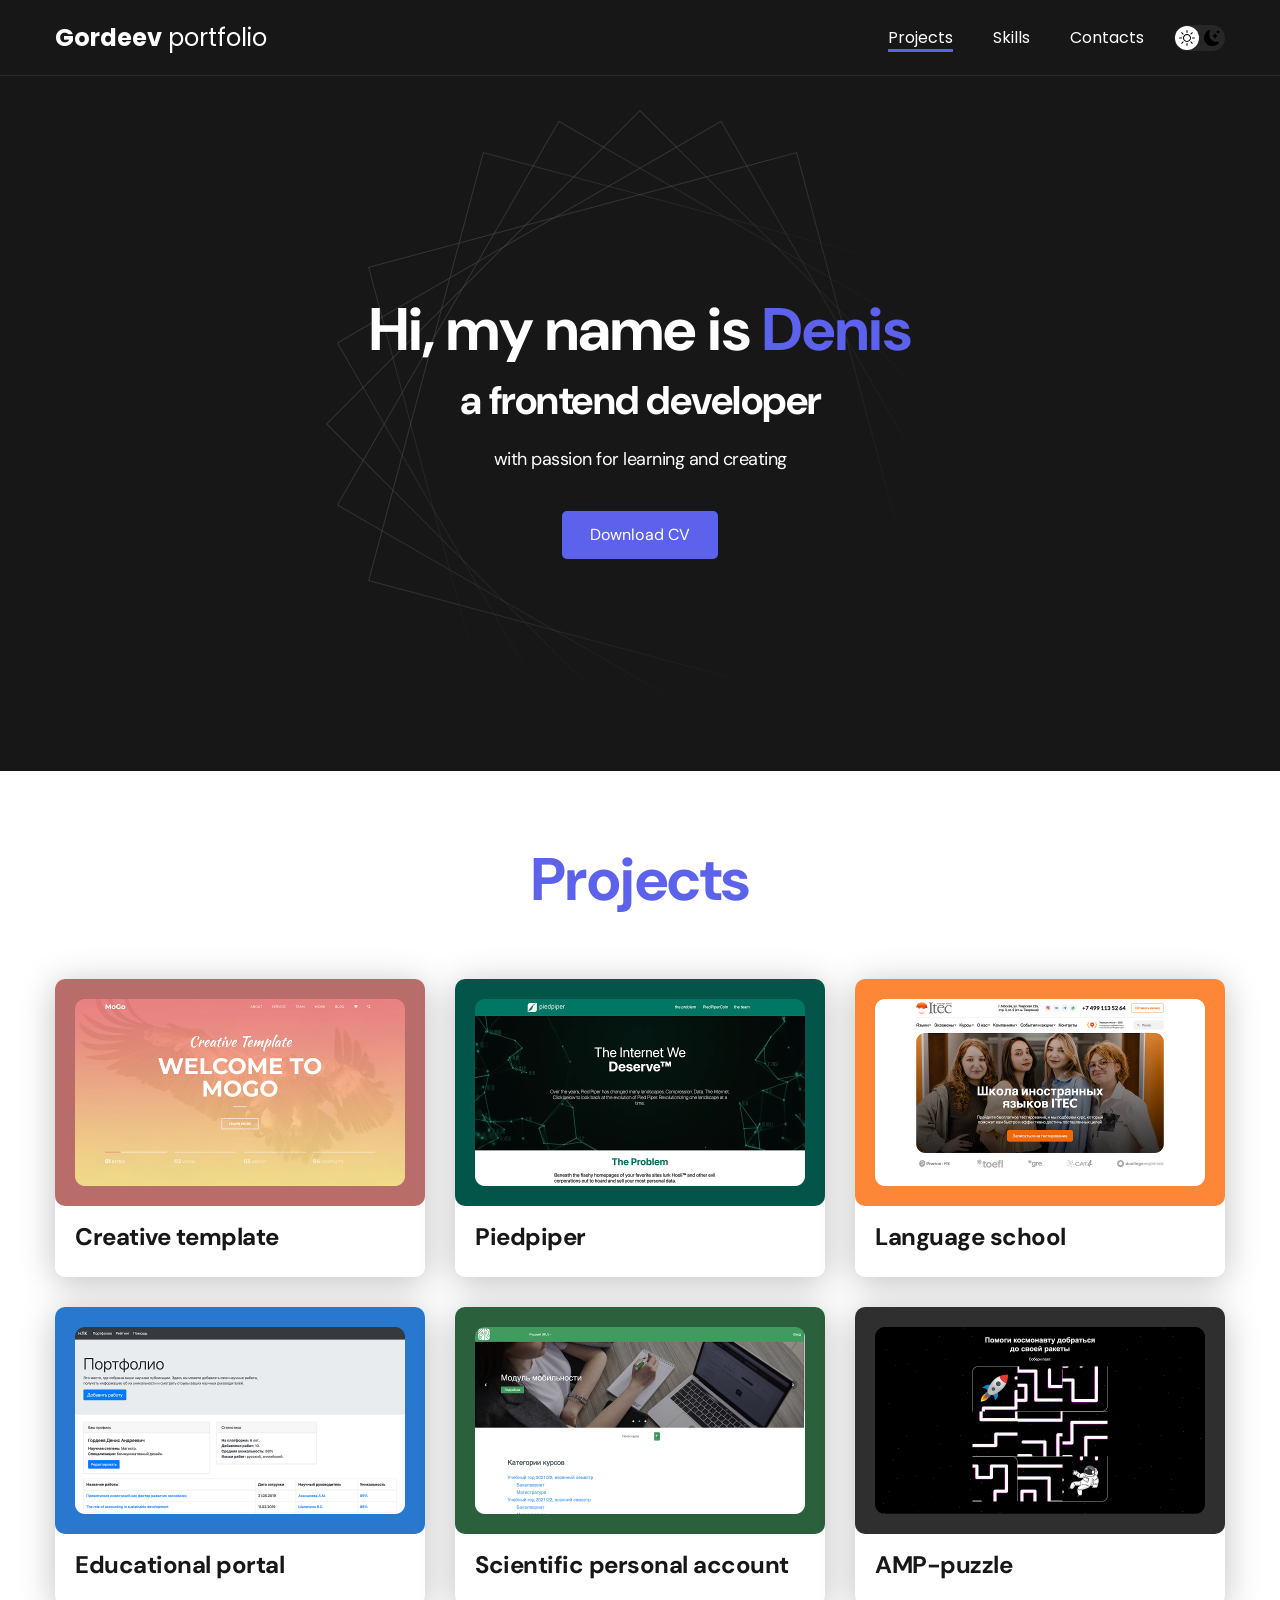
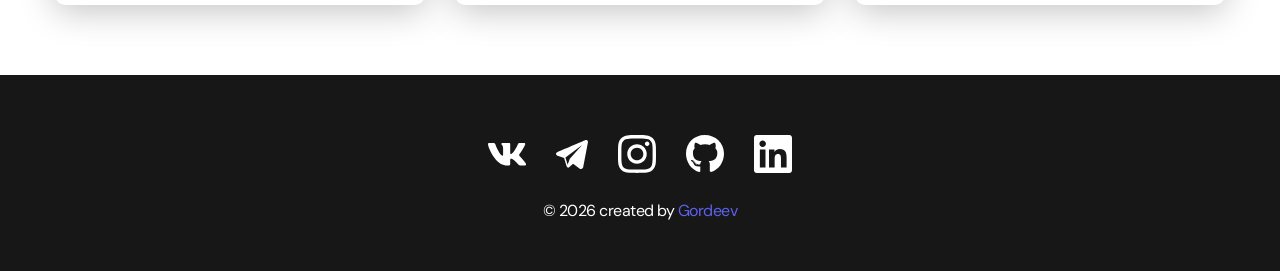
<file: index.html>
<!DOCTYPE html>
<html lang="en">
<head>
    <meta charset="UTF-8">
    <meta name="viewport" content="width=device-width, initial-scale=1.0">
    <title>Denis Gordeev Portfolio</title>
    <link rel="stylesheet" href="./css/main.css">
</head>
<body>

    <nav class="nav">
        <div class="container">
            <div class="nav-row">
                <a href="./index.html" class="logo"><strong>Gordeev</strong> portfolio</a>

                <button class="dark-mode-button">
                    <img src="./img/icons/Sun.svg" alt="Light mode" class="dark-mode-button__icon">
                    <img src="./img/icons/Moon.svg" alt="Dark mode" class="dark-mode-button__icon">
                </button>
                
                <ul class="nav-list">
                    <li class="nav-list__item"><a class="nav-list__link nav-list__link--active" href="index.html">Projects</a></li>
                    <li class="nav-list__item"><a class="nav-list__link" href="./skills.html">Skills</a></li>
                    <li class="nav-list__item"><a class="nav-list__link" href="./contacts.html">Contacts</a></li>
                </ul>
            </div>
        </div>
    </nav>

    <header class="header">
        <div class="header-content">
            <h1 class="header__title">
                <strong>Hi, my name is <span>Denis</span></strong><br>a frontend developer
            </h1>
            <div class="header__text">
                <p>with passion for learning and creating</p>
            </div>
            <a href="https://hh.ru/resume_converter/%D0%93%D0%BE%D1%80%D0%B4%D0%B5%D0%B5%D0%B2%20%D0%94%D0%B5%D0%BD%D0%B8%D1%81%20%D0%90%D0%BD%D0%B4%D1%80%D0%B5%D0%B5%D0%B2%D0%B8%D1%87.pdf?hash=964387cfff0c1fd2010039ed1f66434b426139&type=pdf&hhtmFrom=applicant_profile&hhtmSource=resume" class="header__button button">Download CV</a>
        </div>
    </header>

    <main class="section">
        <div class="container">
            <h2 class="title-1">Projects</h2>
            <ul class="projects">
                <li class="project">
                    <a href="./project-mogo.html" class="project__link">
                        <img src="./img/projects/01.jpg" alt="project 1" class="project__img">
                        <h3 class="project__title">Creative template</h3>
                    </a>
                </li>
                <li class="project">
                    <a href="./project-piedpiper.html" class="project__link">
                        <img src="./img/projects/02.jpg" alt="project 2" class="project__img">
                        <h3 class="project__title">Piedpiper</h3>
                    </a>
                </li>
                <li class="project">
                    <a href="./project-language-school.html" class="project__link">
                        <img src="./img/projects/03.jpg" alt="project 3" class="project__img">
                        <h3 class="project__title">Language school</h3>
                    </a>
                </li>

                <li class="project">
                    <a href="./project-education-portal.html" class="project__link">
                        <img src="./img/projects/04.jpg" alt="project 4" class="project__img">
                        <h3 class="project__title">Educational portal</h3>
                    </a>
                </li>
                <li class="project">
                    <a href="./project-spa.html" class="project__link">
                        <img src="./img/projects/05.jpg" alt="project 5" class="project__img">
                        <h3 class="project__title">Scientific personal account</h3>
                    </a>
                </li>
                <li class="project">
                    <a href="./project-amp-puzzle.html" class="project__link">
                        <img src="./img/projects/06.jpg" alt="project 6" class="project__img">
                        <h3 class="project__title">AMP-puzzle</h3>
                    </a>
                </li>
            </ul>
        </div>
    </main>

    <footer class="footer">
        <div class="container">
            <div class="footer-wrapper">
                <ul class="social">
                    <li class="social__item"><a href="https://vk.com/den.gordeev" target="_blank"><img src="./img/icons/vk.svg" alt="VK"></a></li>
                    <li class="social__item"><a href="https://t.me/d_gordeev" target="_blank"><img src="./img/icons/tg.svg" alt="Telegram" width="32"></a></li>
                    <li class="social__item"><a href="https://www.instagram.com/denya.gordeev/" target="_blank"><img src="./img/icons/instagram.svg" alt="Instagram"></a></li>
                    <li class="social__item"><a href="https://github.com/marblefloors" target="_blank"><img src="./img/icons/gitHub.svg" alt="GitHub"></a></li>
                    <li class="social__item"><a href="https://www.linkedin.com/in/denya-gordeev/" target="_blank"><img src="./img/icons/linkedIn.svg" alt="linkedIn"></a></li>
                </ul>
                <div class="copyright">
                    <p>© 2026 created by <span>Gordeev</span></p>
                </div>
            </div>
        </div>
    </footer>

    <script src="./js/main.js"></script>

</body>
</html>
</file>
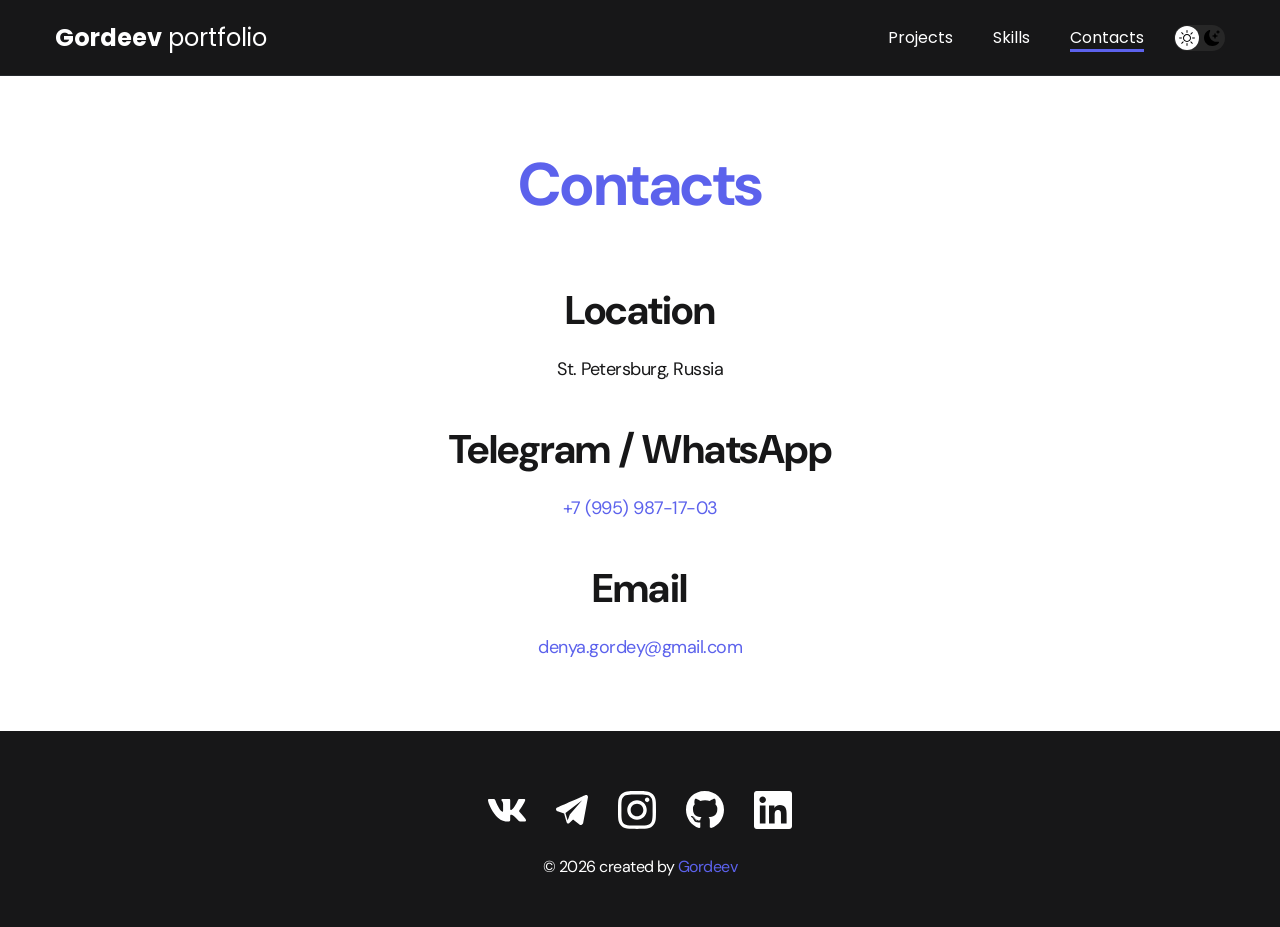
<file: contacts.html>
<!DOCTYPE html>
<html lang="en">
<head>
    <meta charset="UTF-8">
    <meta name="viewport" content="width=device-width, initial-scale=1.0">
    <title>Denis Gordeev Portfolio</title>
    <link rel="stylesheet" href="./css/main.css">
</head>
<body>

    <nav class="nav">
        <div class="container">
            <div class="nav-row">
                <a href="./index.html" class="logo"><strong>Gordeev</strong> portfolio</a>

                <button class="dark-mode-button">
                    <img src="./img/icons/Sun.svg" alt="Light mode" class="dark-mode-button__icon">
                    <img src="./img/icons/Moon.svg" alt="Dark mode" class="dark-mode-button__icon">
                </button>
                
                <ul class="nav-list">
                    <li class="nav-list__item"><a class="nav-list__link" href="index.html">Projects</a></li>
                    <li class="nav-list__item"><a class="nav-list__link" href="./skills.html">Skills</a></li>
                    <li class="nav-list__item"><a class="nav-list__link nav-list__link--active" href="./contacts.html">Contacts</a></li>
                </ul>
            </div>
        </div>
    </nav>

    <main class="section">
        <div class="container">
            <h1 class="title-1">Contacts</h1>
            <ul class="content-list">
                <li class="content-list__item">
                    <h2 class="title-2">Location</h2>
                    <p>St. Petersburg, Russia</p>
                </li>
                <li class="content-list__item">
                    <h2 class="title-2">Telegram / WhatsApp</h2>
                    <p><a href="tel:+79959871703" class="phone">+7 (995) 987-17-03</a></p>
                </li>
                <li class="content-list__item">
                    <h2 class="title-2">Email</h2>
                    <p><a href="mailto:denya.gordey@gmail.com" class="email">denya.gordey@gmail.com</a></p>
                </li>
            </ul>
        </div>
    </main>

    <footer class="footer">
        <div class="container">
            <div class="footer-wrapper">
                <ul class="social">
                    <li class="social__item"><a href="https://vk.com/den.gordeev" target="_blank"><img src="./img/icons/vk.svg" alt="VK"></a></li>
                    <li class="social__item"><a href="https://t.me/d_gordeev" target="_blank"><img src="./img/icons/tg.svg" alt="Telegram" width="32"></a></li>
                    <li class="social__item"><a href="https://www.instagram.com/denya.gordeev/" target="_blank"><img src="./img/icons/instagram.svg" alt="Instagram"></a></li>
                    <li class="social__item"><a href="https://github.com/marblefloors" target="_blank"><img src="./img/icons/gitHub.svg" alt="GitHub"></a></li>
                    <li class="social__item"><a href="https://www.linkedin.com/in/denya-gordeev/" target="_blank"><img src="./img/icons/linkedIn.svg" alt="linkedIn"></a></li>
                </ul>
                <div class="copyright">
                    <p>© 2026 created by <span>Gordeev</span></p>
                </div>
            </div>
        </div>
    </footer>

    <script src="./js/main.js"></script>

</body>
</html>
</file>
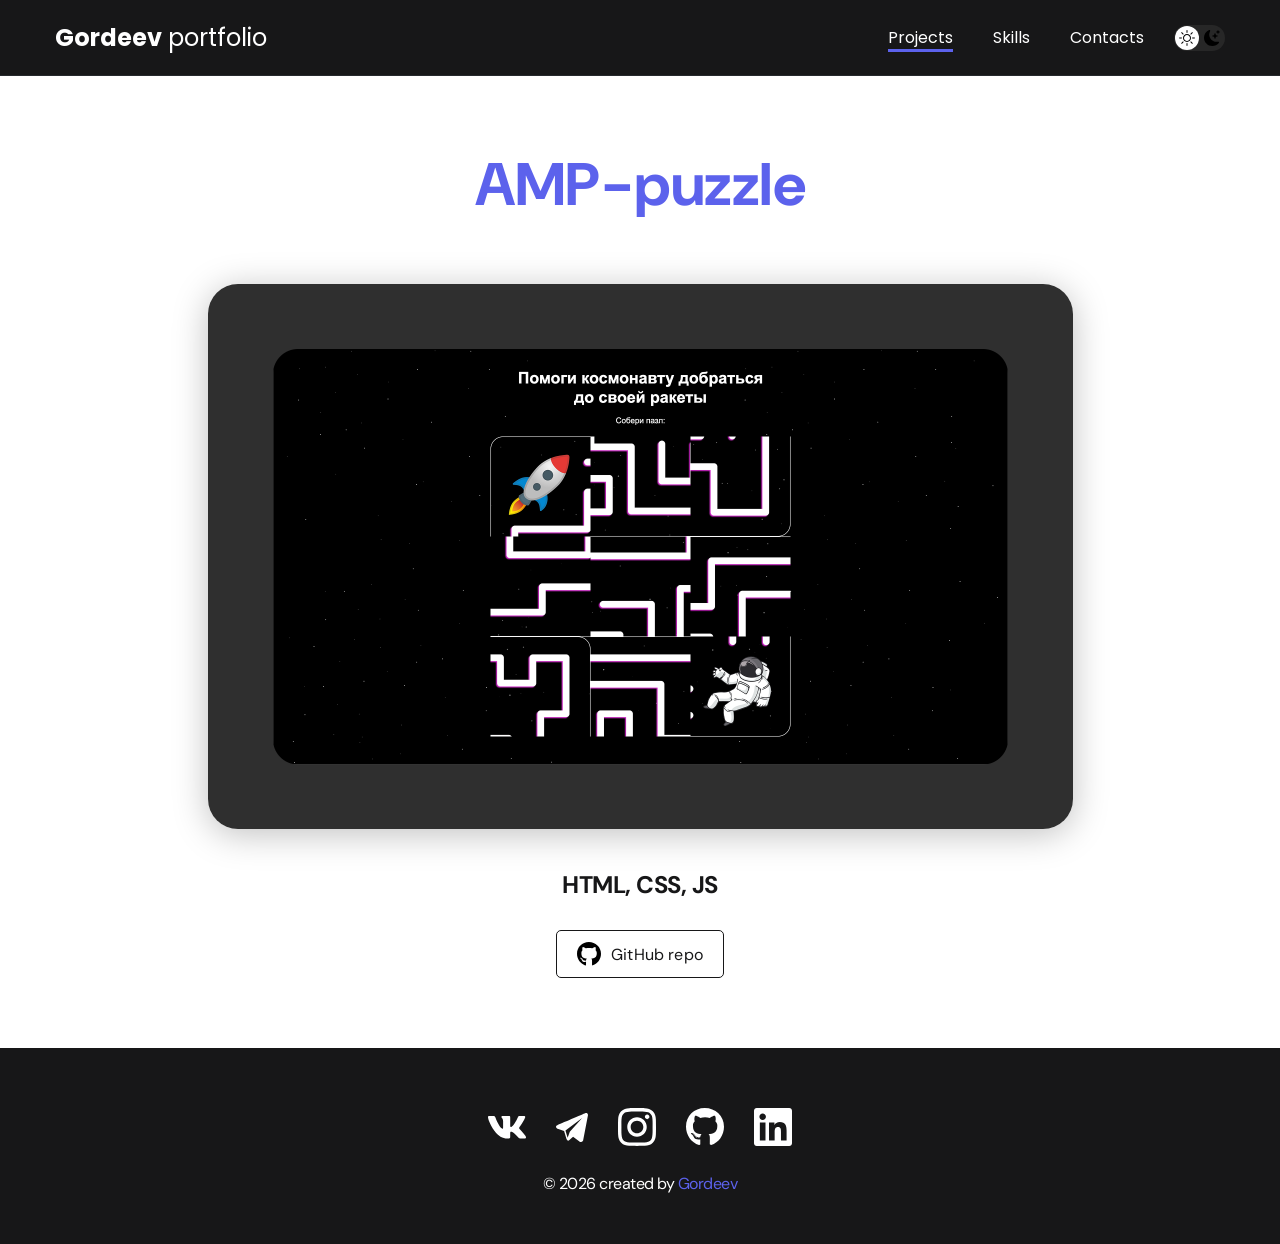
<file: project-amp-puzzle.html>
<!DOCTYPE html>
<html lang="en">
<head>
    <meta charset="UTF-8">
    <meta name="viewport" content="width=device-width, initial-scale=1.0">
    <title>Denis Gordeev Portfolio</title>
    <link rel="stylesheet" href="./css/main.css">
</head>
<body>

    <nav class="nav">
        <div class="container">
            <div class="nav-row">
                <a href="./index.html" class="logo"><strong>Gordeev</strong> portfolio</a>

                <button class="dark-mode-button">
                    <img src="./img/icons/Sun.svg" alt="Light mode" class="dark-mode-button__icon">
                    <img src="./img/icons/Moon.svg" alt="Dark mode" class="dark-mode-button__icon">
                </button>
                
                <ul class="nav-list">
                    <li class="nav-list__item"><a class="nav-list__link nav-list__link--active" href="index.html">Projects</a></li>
                    <li class="nav-list__item"><a class="nav-list__link" href="./skills.html">Skills</a></li>
                    <li class="nav-list__item"><a class="nav-list__link" href="./contacts.html">Contacts</a></li>
                </ul>
            </div>
        </div>
    </nav>

    <main class="section">
        <div class="container">
            <div class="project-details">
                <h1 class="title-1">AMP-puzzle</h1>
                <a href="https://marblefloors.github.io/amp-puzzle/" target="_blank"><img src="./img/projects/amp-big.png" alt="" class="project-details__cover"></a>
                <div class="project-details__desk">
                    <p>HTML, CSS, JS</p>
                </div>
                <a href="https://github.com/marblefloors/amp-puzzle" target="_blank" class="button-outline"><img src="./img/icons/gitHub-black.svg" alt="">GitHub repo</a>
            </div>

        </div>
    </main>

    <footer class="footer">
        <div class="container">
            <div class="footer-wrapper">
                <ul class="social">
                    <li class="social__item"><a href="https://vk.com/den.gordeev" target="_blank"><img src="./img/icons/vk.svg" alt="VK"></a></li>
                    <li class="social__item"><a href="https://t.me/d_gordeev" target="_blank"><img src="./img/icons/tg.svg" alt="Telegram" width="32"></a></li>
                    <li class="social__item"><a href="https://www.instagram.com/denya.gordeev/" target="_blank"><img src="./img/icons/instagram.svg" alt="Instagram"></a></li>
                    <li class="social__item"><a href="https://github.com/marblefloors" target="_blank"><img src="./img/icons/gitHub.svg" alt="GitHub"></a></li>
                    <li class="social__item"><a href="https://www.linkedin.com/in/denya-gordeev/" target="_blank"><img src="./img/icons/linkedIn.svg" alt="linkedIn"></a></li>
                </ul>
                <div class="copyright">
                    <p>© 2026 created by <span>Gordeev</span></p>
                </div>
            </div>
        </div>
    </footer>

    <script src="./js/main.js"></script>

</body>
</html>
</file>
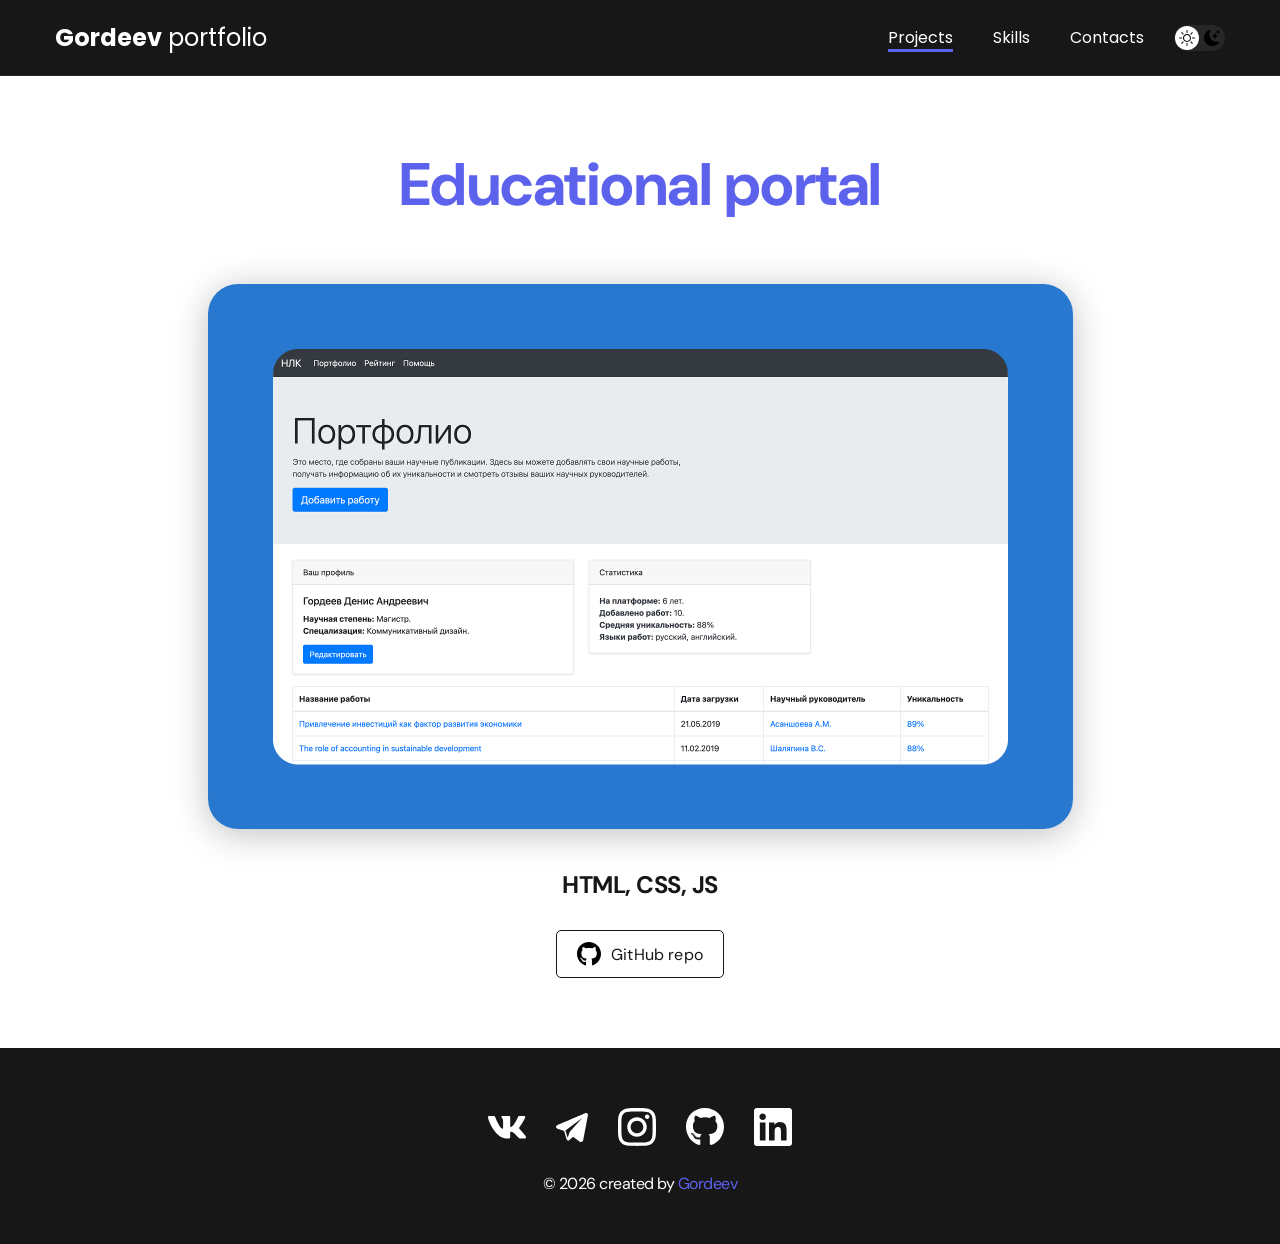
<file: project-education-portal.html>
<!DOCTYPE html>
<html lang="en">
<head>
    <meta charset="UTF-8">
    <meta name="viewport" content="width=device-width, initial-scale=1.0">
    <title>Denis Gordeev Portfolio</title>
    <link rel="stylesheet" href="./css/main.css">
</head>
<body>

    <nav class="nav">
        <div class="container">
            <div class="nav-row">
                <a href="./index.html" class="logo"><strong>Gordeev</strong> portfolio</a>

                <button class="dark-mode-button">
                    <img src="./img/icons/Sun.svg" alt="Light mode" class="dark-mode-button__icon">
                    <img src="./img/icons/Moon.svg" alt="Dark mode" class="dark-mode-button__icon">
                </button>
                
                <ul class="nav-list">
                    <li class="nav-list__item"><a class="nav-list__link nav-list__link--active" href="index.html">Projects</a></li>
                    <li class="nav-list__item"><a class="nav-list__link" href="./skills.html">Skills</a></li>
                    <li class="nav-list__item"><a class="nav-list__link" href="./contacts.html">Contacts</a></li>
                </ul>
            </div>
        </div>
    </nav>

    <main class="section">
        <div class="container">
            <div class="project-details">
                <h1 class="title-1">Educational portal</h1>
                <a href="https://marblefloors.github.io/simplePortfolio/" target="_blank"><img src="./img/projects/spa-big.png" alt="" class="project-details__cover"></a>
                <div class="project-details__desk">
                    <p>HTML, CSS, JS</p>
                </div>
                <a href="https://github.com/marblefloors/simplePortfolio" target="_blank" class="button-outline"><img src="./img/icons/gitHub-black.svg" alt="">GitHub repo</a>
            </div>

        </div>
    </main>

    <footer class="footer">
        <div class="container">
            <div class="footer-wrapper">
                <ul class="social">
                    <li class="social__item"><a href="https://vk.com/den.gordeev" target="_blank"><img src="./img/icons/vk.svg" alt="VK"></a></li>
                    <li class="social__item"><a href="https://t.me/d_gordeev" target="_blank"><img src="./img/icons/tg.svg" alt="Telegram" width="32"></a></li>
                    <li class="social__item"><a href="https://www.instagram.com/denya.gordeev/" target="_blank"><img src="./img/icons/instagram.svg" alt="Instagram"></a></li>
                    <li class="social__item"><a href="https://github.com/marblefloors" target="_blank"><img src="./img/icons/gitHub.svg" alt="GitHub"></a></li>
                    <li class="social__item"><a href="https://www.linkedin.com/in/denya-gordeev/" target="_blank"><img src="./img/icons/linkedIn.svg" alt="linkedIn"></a></li>
                </ul>
                <div class="copyright">
                    <p>© 2026 created by <span>Gordeev</span></p>
                </div>
            </div>
        </div>
    </footer>

    <script src="./js/main.js"></script>

</body>
</html>
</file>
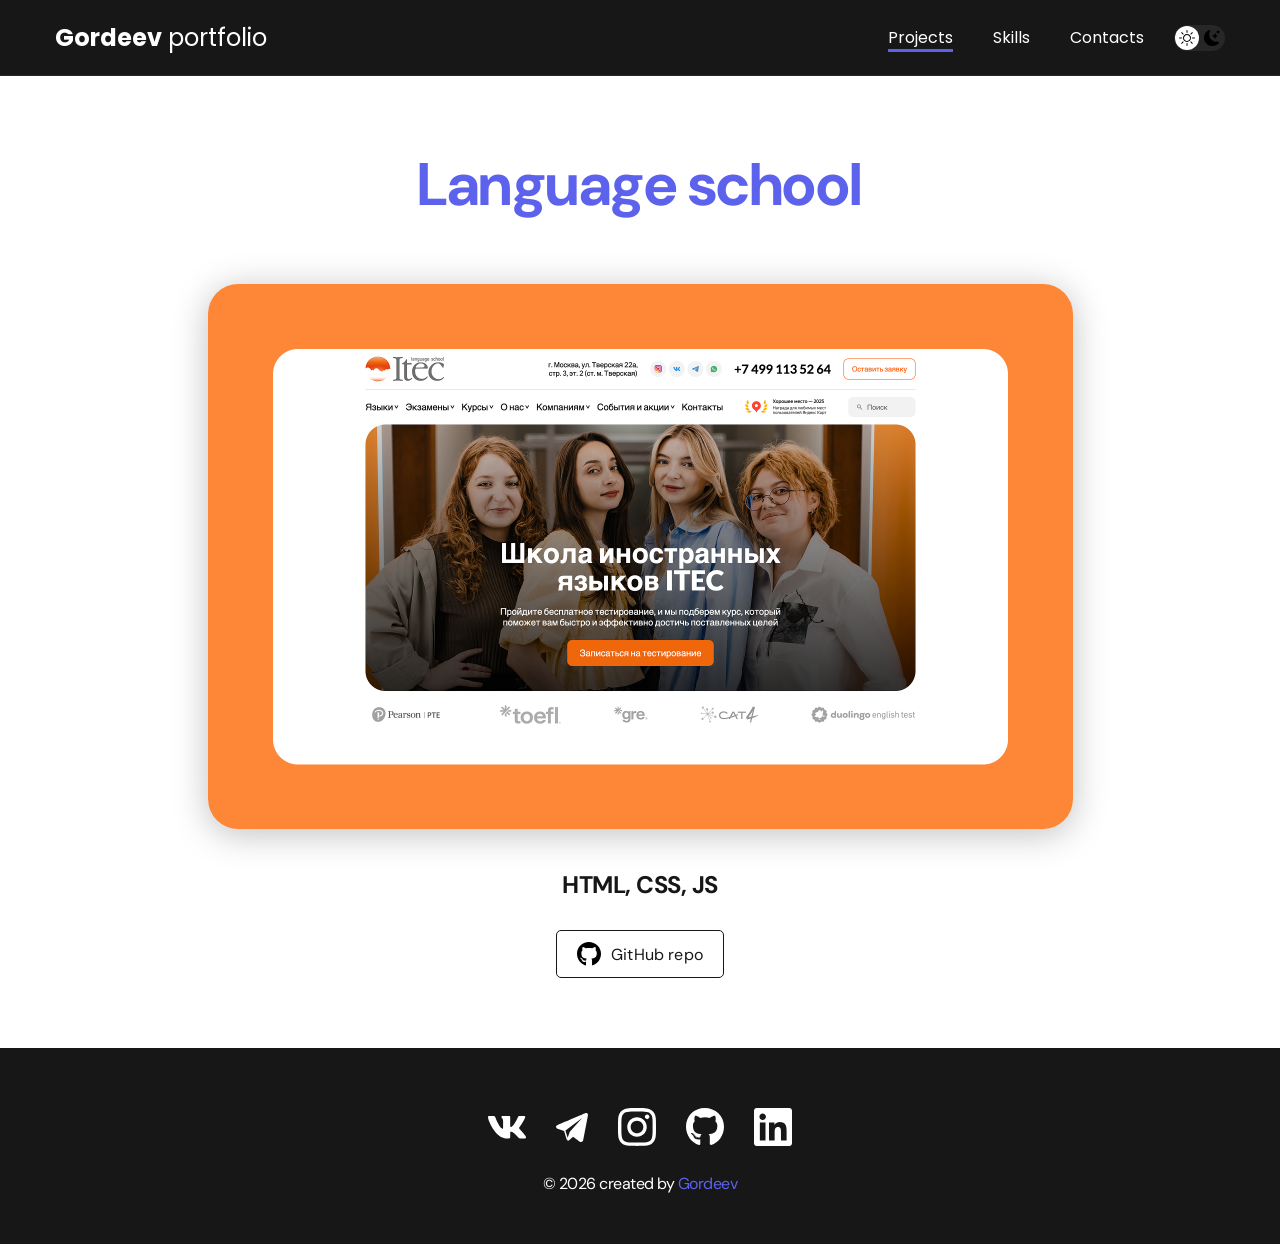
<file: project-language-school.html>
<!DOCTYPE html>
<html lang="en">
<head>
    <meta charset="UTF-8">
    <meta name="viewport" content="width=device-width, initial-scale=1.0">
    <title>Denis Gordeev Portfolio</title>
    <link rel="stylesheet" href="./css/main.css">
</head>
<body>

    <nav class="nav">
        <div class="container">
            <div class="nav-row">
                <a href="./index.html" class="logo"><strong>Gordeev</strong> portfolio</a>

                <button class="dark-mode-button">
                    <img src="./img/icons/Sun.svg" alt="Light mode" class="dark-mode-button__icon">
                    <img src="./img/icons/Moon.svg" alt="Dark mode" class="dark-mode-button__icon">
                </button>
                
                <ul class="nav-list">
                    <li class="nav-list__item"><a class="nav-list__link nav-list__link--active" href="index.html">Projects</a></li>
                    <li class="nav-list__item"><a class="nav-list__link" href="./skills.html">Skills</a></li>
                    <li class="nav-list__item"><a class="nav-list__link" href="./contacts.html">Contacts</a></li>
                </ul>
            </div>
        </div>
    </nav>

    <main class="section">
        <div class="container">
            <div class="project-details">
                <h1 class="title-1">Language school</h1>
                <a href="https://marblefloors.github.io/itec-company/" target="_blank"><img src="./img/projects/itec-big.png" alt="" class="project-details__cover"></a>
                <div class="project-details__desk">
                    <p>HTML, CSS, JS</p>
                </div>
                <a href="https://github.com/marblefloors/itec-company" target="_blank" class="button-outline"><img src="./img/icons/gitHub-black.svg" alt="">GitHub repo</a>
            </div>

        </div>
    </main>

    <footer class="footer">
        <div class="container">
            <div class="footer-wrapper">
                <ul class="social">
                    <li class="social__item"><a href="https://vk.com/den.gordeev" target="_blank"><img src="./img/icons/vk.svg" alt="VK"></a></li>
                    <li class="social__item"><a href="https://t.me/d_gordeev" target="_blank"><img src="./img/icons/tg.svg" alt="Telegram" width="32"></a></li>
                    <li class="social__item"><a href="https://www.instagram.com/denya.gordeev/" target="_blank"><img src="./img/icons/instagram.svg" alt="Instagram"></a></li>
                    <li class="social__item"><a href="https://github.com/marblefloors" target="_blank"><img src="./img/icons/gitHub.svg" alt="GitHub"></a></li>
                    <li class="social__item"><a href="https://www.linkedin.com/in/denya-gordeev/" target="_blank"><img src="./img/icons/linkedIn.svg" alt="linkedIn"></a></li>
                </ul>
                <div class="copyright">
                    <p>© 2026 created by <span>Gordeev</span></p>
                </div>
            </div>
        </div>
    </footer>

    <script src="./js/main.js"></script>

</body>
</html>
</file>
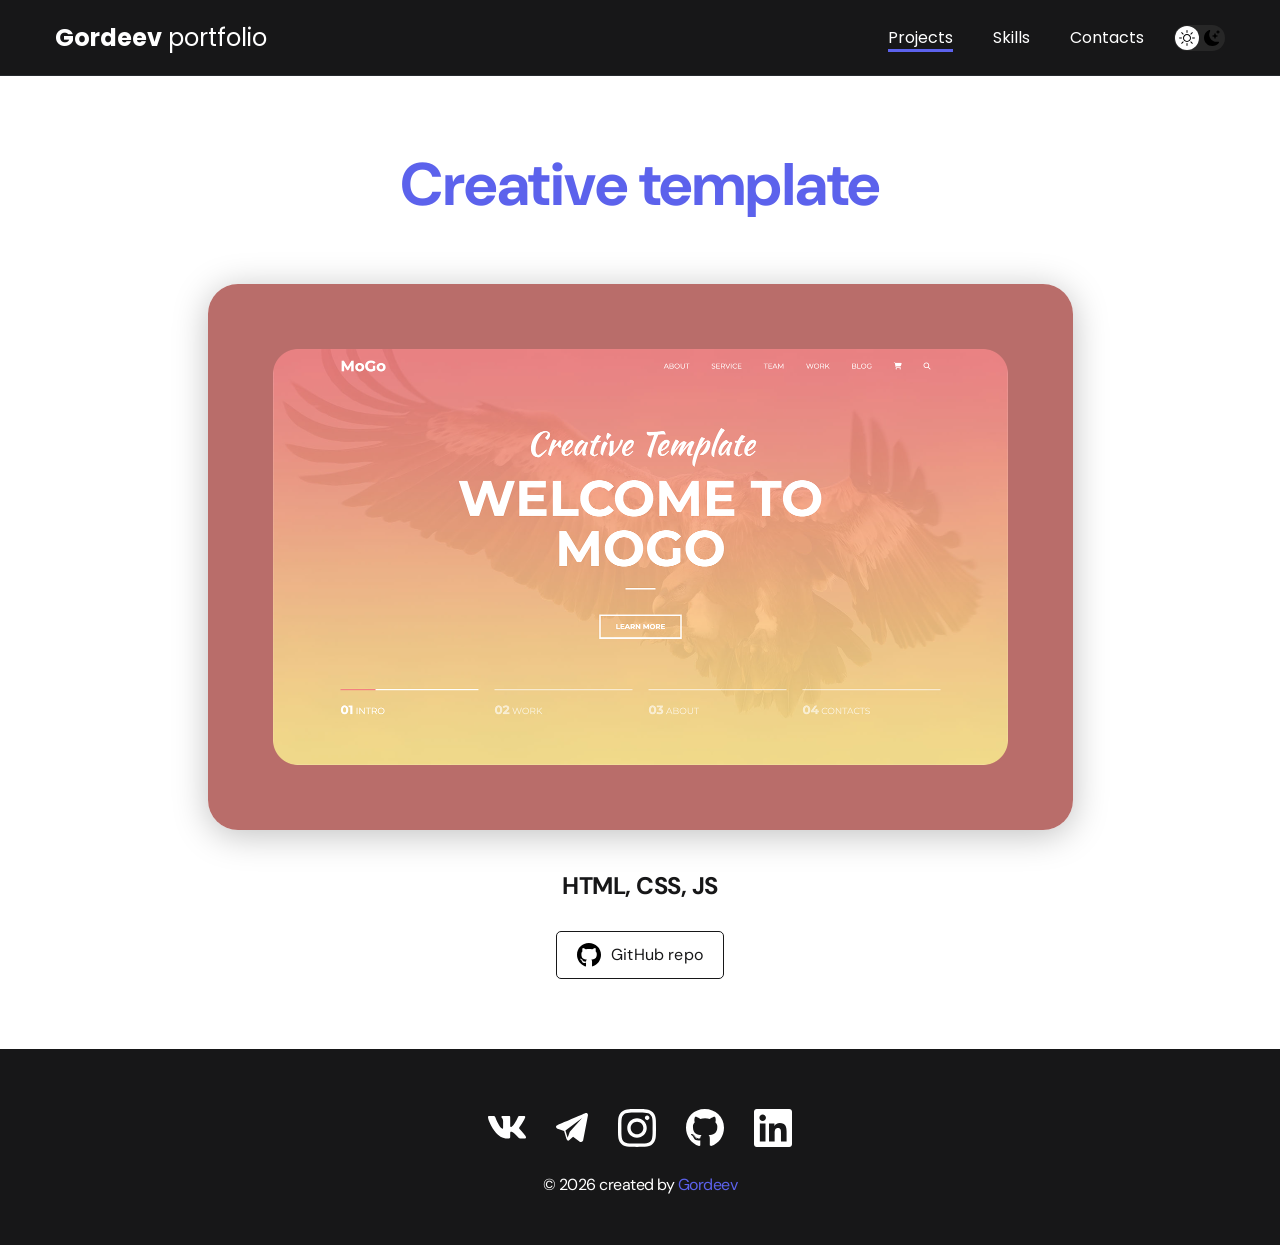
<file: project-mogo.html>
<!DOCTYPE html>
<html lang="en">
<head>
    <meta charset="UTF-8">
    <meta name="viewport" content="width=device-width, initial-scale=1.0">
    <title>Denis Gordeev Portfolio</title>
    <link rel="stylesheet" href="./css/main.css">
</head>
<body>

    <nav class="nav">
        <div class="container">
            <div class="nav-row">
                <a href="./index.html" class="logo"><strong>Gordeev</strong> portfolio</a>

                <button class="dark-mode-button">
                    <img src="./img/icons/Sun.svg" alt="Light mode" class="dark-mode-button__icon">
                    <img src="./img/icons/Moon.svg" alt="Dark mode" class="dark-mode-button__icon">
                </button>
                
                <ul class="nav-list">
                    <li class="nav-list__item"><a class="nav-list__link nav-list__link--active" href="index.html">Projects</a></li>
                    <li class="nav-list__item"><a class="nav-list__link" href="./skills.html">Skills</a></li>
                    <li class="nav-list__item"><a class="nav-list__link" href="./contacts.html">Contacts</a></li>
                </ul>
            </div>
        </div>
    </nav>

    <main class="section">
        <div class="container">
            <div class="project-details">
                <h1 class="title-1">Creative template</h1>
                <a href="https://marblefloors.github.io/Mogo/" target="_blank"><img src="./img/projects/mogo-big.png" alt="" class="project-details__cover"></a>
                <div class="project-details__desk">
                    <p>HTML, CSS, JS</p>
                </div>
                <a href="https://github.com/marblefloors/Mogo" target="_blank" class="button-outline"><img src="./img/icons/gitHub-black.svg" alt="">GitHub repo</a>
            </div>

        </div>
    </main>

    <footer class="footer">
        <div class="container">
            <div class="footer-wrapper">
                <ul class="social">
                    <li class="social__item"><a href="https://vk.com/den.gordeev" target="_blank"><img src="./img/icons/vk.svg" alt="VK"></a></li>
                    <li class="social__item"><a href="https://t.me/d_gordeev" target="_blank"><img src="./img/icons/tg.svg" alt="Telegram" width="32"></a></li>
                    <li class="social__item"><a href="https://www.instagram.com/denya.gordeev/" target="_blank"><img src="./img/icons/instagram.svg" alt="Instagram"></a></li>
                    <li class="social__item"><a href="https://github.com/marblefloors" target="_blank"><img src="./img/icons/gitHub.svg" alt="GitHub"></a></li>
                    <li class="social__item"><a href="https://www.linkedin.com/in/denya-gordeev/" target="_blank"><img src="./img/icons/linkedIn.svg" alt="linkedIn"></a></li>
                </ul>
                <div class="copyright">
                    <p>© 2026 created by <span>Gordeev</span></p>
                </div>
            </div>
        </div>
    </footer>

    <script src="./js/main.js"></script>

</body>
</html>
</file>
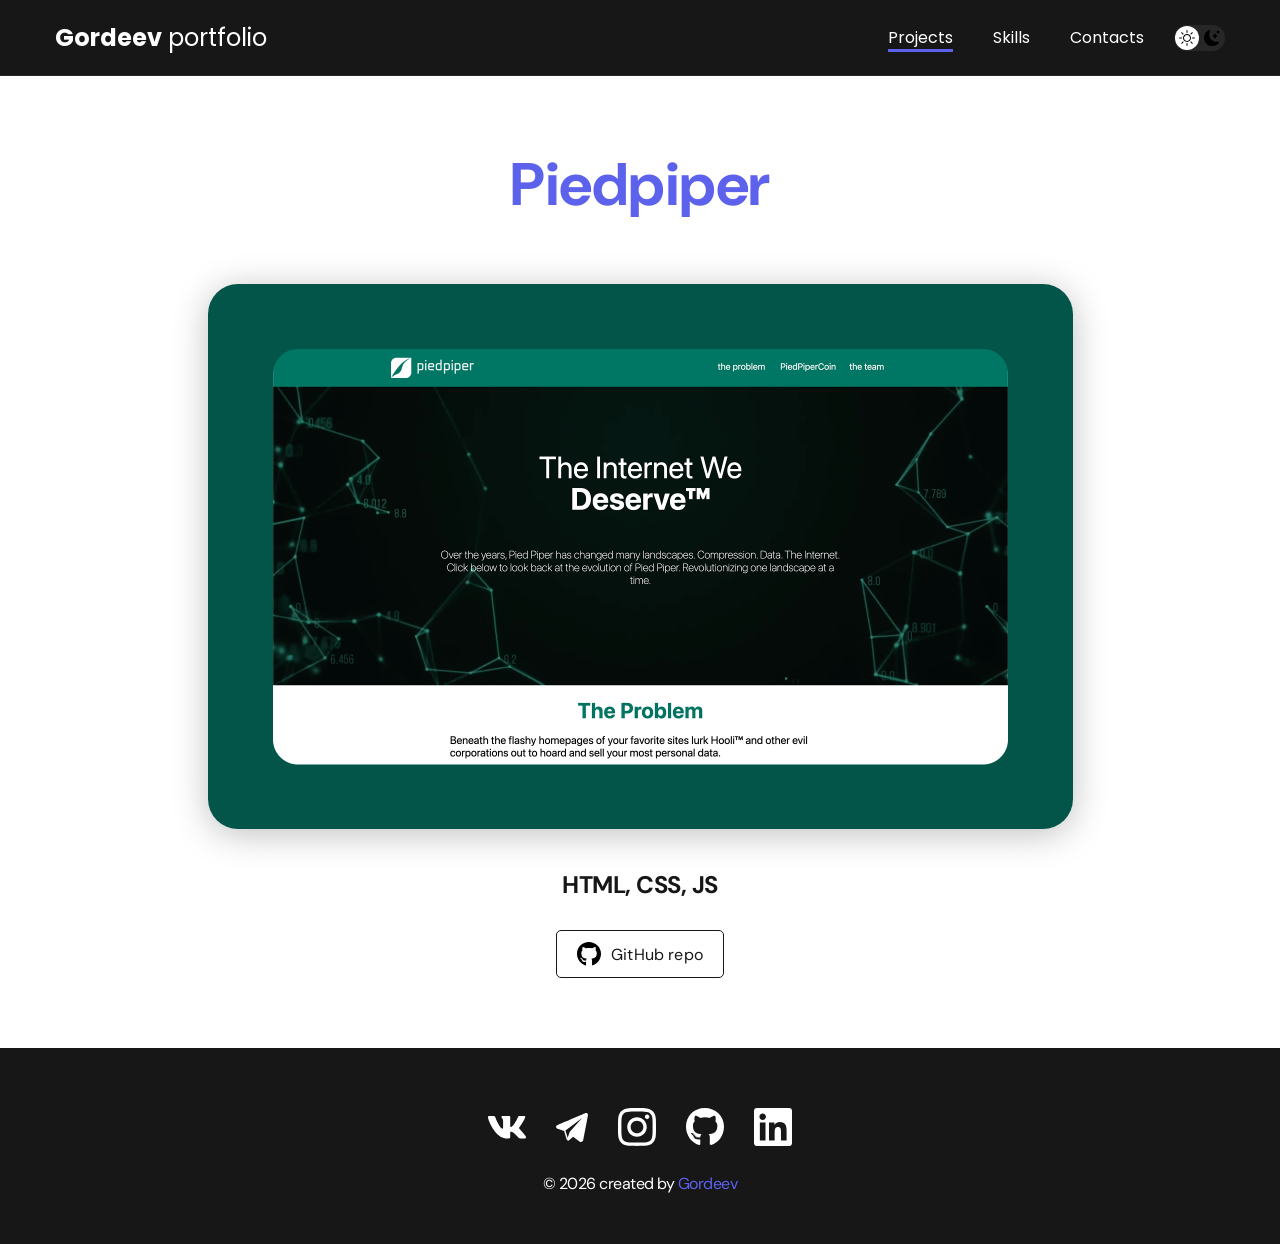
<file: project-piedpiper.html>
<!DOCTYPE html>
<html lang="en">
<head>
    <meta charset="UTF-8">
    <meta name="viewport" content="width=device-width, initial-scale=1.0">
    <title>Denis Gordeev Portfolio</title>
    <link rel="stylesheet" href="./css/main.css">
</head>
<body>

    <nav class="nav">
        <div class="container">
            <div class="nav-row">
                <a href="./index.html" class="logo"><strong>Gordeev</strong> portfolio</a>

                <button class="dark-mode-button">
                    <img src="./img/icons/Sun.svg" alt="Light mode" class="dark-mode-button__icon">
                    <img src="./img/icons/Moon.svg" alt="Dark mode" class="dark-mode-button__icon">
                </button>
                
                <ul class="nav-list">
                    <li class="nav-list__item"><a class="nav-list__link nav-list__link--active" href="index.html">Projects</a></li>
                    <li class="nav-list__item"><a class="nav-list__link" href="./skills.html">Skills</a></li>
                    <li class="nav-list__item"><a class="nav-list__link" href="./contacts.html">Contacts</a></li>
                </ul>
            </div>
        </div>
    </nav>

    <main class="section">
        <div class="container">
            <div class="project-details">
                <h1 class="title-1">Piedpiper</h1>
                <a href="https://marblefloors.github.io/PiedPiper/" target="_blank"><img src="./img/projects/piedpiper-big.png" alt="" class="project-details__cover"></a>
                <div class="project-details__desk">
                    <p>HTML, CSS, JS</p>
                </div>
                <a href="https://github.com/marblefloors/PiedPiper" target="_blank" class="button-outline"><img src="./img/icons/gitHub-black.svg" alt="">GitHub repo</a>
            </div>

        </div>
    </main>

    <footer class="footer">
        <div class="container">
            <div class="footer-wrapper">
                <ul class="social">
                    <li class="social__item"><a href="https://vk.com/den.gordeev" target="_blank"><img src="./img/icons/vk.svg" alt="VK"></a></li>
                    <li class="social__item"><a href="https://t.me/d_gordeev" target="_blank"><img src="./img/icons/tg.svg" alt="Telegram" width="32"></a></li>
                    <li class="social__item"><a href="https://www.instagram.com/denya.gordeev/" target="_blank"><img src="./img/icons/instagram.svg" alt="Instagram"></a></li>
                    <li class="social__item"><a href="https://github.com/marblefloors" target="_blank"><img src="./img/icons/gitHub.svg" alt="GitHub"></a></li>
                    <li class="social__item"><a href="https://www.linkedin.com/in/denya-gordeev/" target="_blank"><img src="./img/icons/linkedIn.svg" alt="linkedIn"></a></li>
                </ul>
                <div class="copyright">
                    <p>© 2026 created by <span>Gordeev</span></p>
                </div>
            </div>
        </div>
    </footer>

    <script src="./js/main.js"></script>

</body>
</html>
</file>
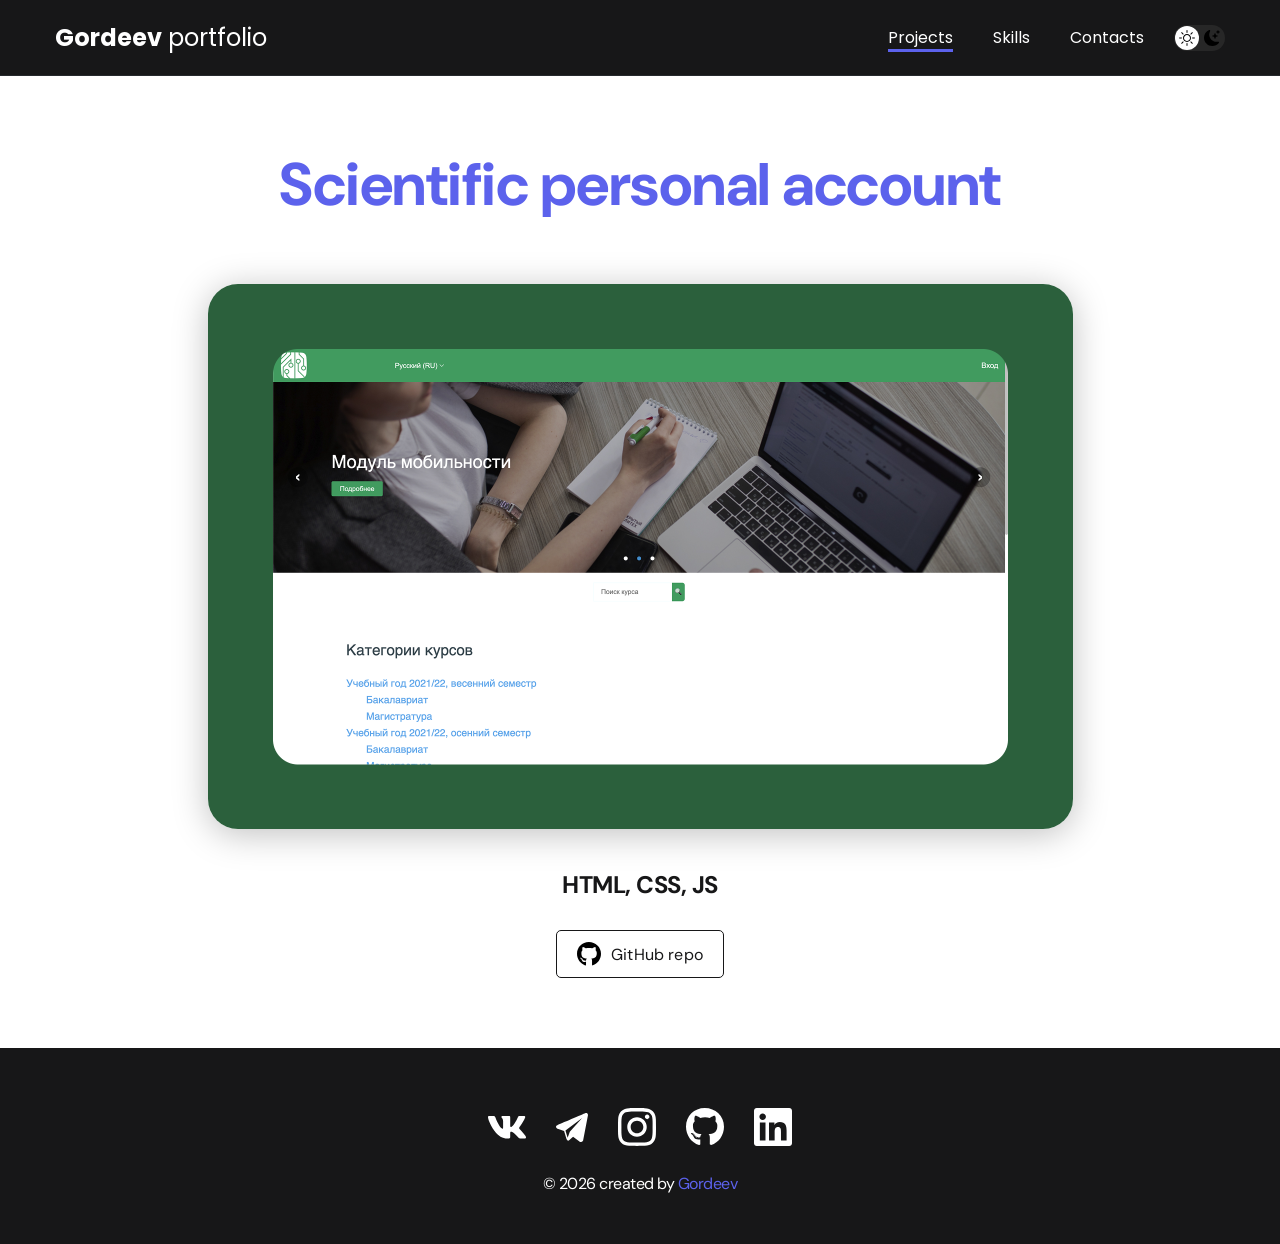
<file: project-spa.html>
<!DOCTYPE html>
<html lang="en">
<head>
    <meta charset="UTF-8">
    <meta name="viewport" content="width=device-width, initial-scale=1.0">
    <title>Denis Gordeev Portfolio</title>
    <link rel="stylesheet" href="./css/main.css">
</head>
<body>

    <nav class="nav">
        <div class="container">
            <div class="nav-row">
                <a href="./index.html" class="logo"><strong>Gordeev</strong> portfolio</a>

                <button class="dark-mode-button">
                    <img src="./img/icons/Sun.svg" alt="Light mode" class="dark-mode-button__icon">
                    <img src="./img/icons/Moon.svg" alt="Dark mode" class="dark-mode-button__icon">
                </button>
                
                <ul class="nav-list">
                    <li class="nav-list__item"><a class="nav-list__link nav-list__link--active" href="index.html">Projects</a></li>
                    <li class="nav-list__item"><a class="nav-list__link" href="./skills.html">Skills</a></li>
                    <li class="nav-list__item"><a class="nav-list__link" href="./contacts.html">Contacts</a></li>
                </ul>
            </div>
        </div>
    </nav>

    <main class="section">
        <div class="container">
            <div class="project-details">
                <h1 class="title-1">Scientific personal account</h1>
                <a href="https://marblefloors.github.io/dl-spbstu-ru/" target="_blank"><img src="./img/projects/edu-big.png" alt="" class="project-details__cover"></a>
                <div class="project-details__desk">
                    <p>HTML, CSS, JS</p>
                </div>
                <a href="https://github.com/marblefloors/dl-spbstu-ru" target="_blank" class="button-outline"><img src="./img/icons/gitHub-black.svg" alt="">GitHub repo</a>
            </div>

        </div>
    </main>

    <footer class="footer">
        <div class="container">
            <div class="footer-wrapper">
                <ul class="social">
                    <li class="social__item"><a href="https://vk.com/den.gordeev" target="_blank"><img src="./img/icons/vk.svg" alt="VK"></a></li>
                    <li class="social__item"><a href="https://t.me/d_gordeev" target="_blank"><img src="./img/icons/tg.svg" alt="Telegram" width="32"></a></li>
                    <li class="social__item"><a href="https://www.instagram.com/denya.gordeev/" target="_blank"><img src="./img/icons/instagram.svg" alt="Instagram"></a></li>
                    <li class="social__item"><a href="https://github.com/marblefloors" target="_blank"><img src="./img/icons/gitHub.svg" alt="GitHub"></a></li>
                    <li class="social__item"><a href="https://www.linkedin.com/in/denya-gordeev/" target="_blank"><img src="./img/icons/linkedIn.svg" alt="linkedIn"></a></li>
                </ul>
                <div class="copyright">
                    <p>© 2026 created by <span>Gordeev</span></p>
                </div>
            </div>
        </div>
    </footer>

    <script src="./js/main.js"></script>

</body>
</html>
</file>
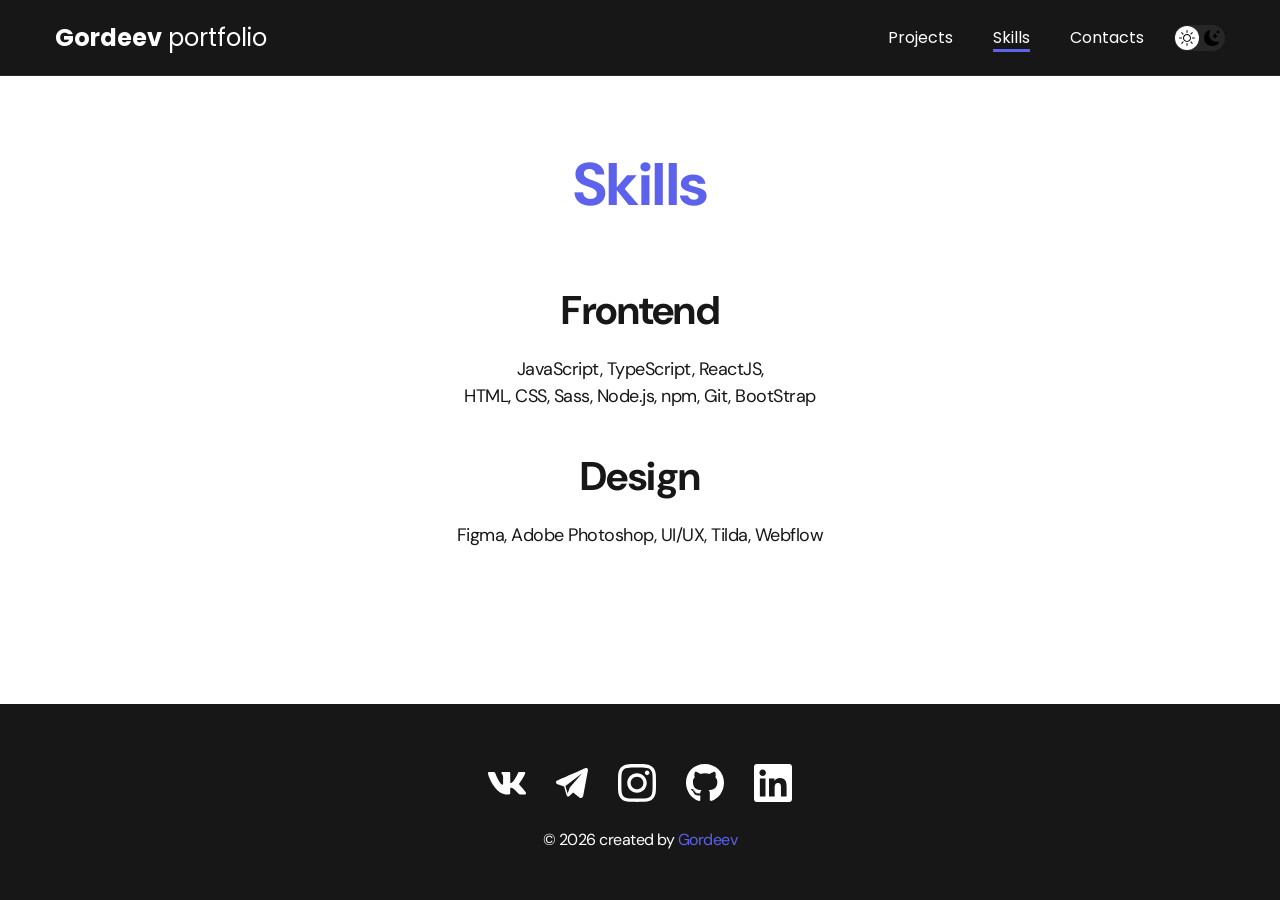
<file: skills.html>
<!DOCTYPE html>
<html lang="en">
<head>
    <meta charset="UTF-8">
    <meta name="viewport" content="width=device-width, initial-scale=1.0">
    <title>Denis Gordeev Portfolio</title>
    <link rel="stylesheet" href="./css/main.css">
</head>
<body>

    <nav class="nav">
        <div class="container">
            <div class="nav-row">
                <a href="./index.html" class="logo"><strong>Gordeev</strong> portfolio</a>

                <button class="dark-mode-button">
                    <img src="./img/icons/Sun.svg" alt="Light mode" class="dark-mode-button__icon">
                    <img src="./img/icons/Moon.svg" alt="Dark mode" class="dark-mode-button__icon">
                </button>
                
                <ul class="nav-list">
                    <li class="nav-list__item"><a class="nav-list__link" href="index.html">Projects</a></li>
                    <li class="nav-list__item"><a class="nav-list__link nav-list__link--active" href="./skills.html">Skills</a></li>
                    <li class="nav-list__item"><a class="nav-list__link" href="./contacts.html">Contacts</a></li>
                </ul>
            </div>
        </div>
    </nav>

    <main class="section">
        <div class="container">
            <h1 class="title-1">Skills</h1>
            <ul class="content-list">
                <li class="content-list__item">
                    <h2 class="title-2">Frontend</h2>
                    <p>JavaScript, TypeScript, ReactJS,<br>HTML, CSS, Sass, Node.js, npm, Git, BootStrap</p>
                </li>
                <li class="content-list__item">
                    <h2 class="title-2">Design</h2>
                    <p>Figma, Adobe Photoshop, UI/UX, Tilda, Webflow</p>
                </li>
            </ul>
        </div>
    </main>

    <footer class="footer">
        <div class="container">
            <div class="footer-wrapper">
                <ul class="social">
                    <li class="social__item"><a href="https://vk.com/den.gordeev" target="_blank"><img src="./img/icons/vk.svg" alt="VK"></a></li>
                    <li class="social__item"><a href="https://t.me/d_gordeev" target="_blank"><img src="./img/icons/tg.svg" alt="Telegram" width="32"></a></li>
                    <li class="social__item"><a href="https://www.instagram.com/denya.gordeev/" target="_blank"><img src="./img/icons/instagram.svg" alt="Instagram"></a></li>
                    <li class="social__item"><a href="https://github.com/marblefloors" target="_blank"><img src="./img/icons/gitHub.svg" alt="GitHub"></a></li>
                    <li class="social__item"><a href="https://www.linkedin.com/in/denya-gordeev/" target="_blank"><img src="./img/icons/linkedIn.svg" alt="linkedIn"></a></li>
                </ul>
                <div class="copyright">
                    <p>© 2026 created by <span>Gordeev</span></p>
                </div>
            </div>
        </div>
    </footer>

    <script src="./js/main.js"></script>

</body>
</html>
</file>
<file: css/main.css>
@import "reset.css";
@import url('https://fonts.googleapis.com/css2?family=DM+Sans:ital,opsz,wght@0,9..40,100..1000;1,9..40,100..1000&family=Poppins:ital,wght@0,100;0,200;0,300;0,400;0,500;0,600;0,700;0,800;0,900;1,100;1,200;1,300;1,400;1,500;1,600;1,700;1,800;1,900&display=swap');

/* 
font-family: "Poppins", sans-serif;
font-family: "DM Sans", sans-serif;
*/

.none {
    display: none !important;
}

/* General */

:root {
    --total-black: #000000;
    --black: #171718;
    --black-border: #26292d;
    --white: #ffffff;
    --purple: #5C62EC;

    --background-dark-color: var(--black);
    --dark-border-color: var(--black-border);
    --header-text-color: var(--white);
    --main-text-color: var(--black);
    --accent-color: var(--purple);

    /* Light mode  */

    --page-background-color: var(--white);
    --page-text-color: var(--black);
    --title-1: var(--accent-color);
    --project-color: var(--white);
    --project-title-color: var(--black);
    --project-shadow-color: var(--box-shadow-light);
    --box-shadow-light: 0px 5px 35px rgba(0, 0, 0, 0.25);
    
}

.dark {
    --page-background-color: #202020;
    --page-text-color: var(--white);
    --project-color: var(--black);
    --project-title-color: var(--white);
    --project-shadow-color: var(--box-shadow-dark);
    --box-shadow-dark: 0px 5px 35px rgba(0, 0, 0, 0.8);
    --title-1: var(--white);
}

html, body {
    min-height: 100vh;
    font-family: "DM Sans", sans-serif;
    letter-spacing: -0.5px;
    display: flex;
    flex-direction: column;

    background-color: var(--page-background-color);
    color: var(--page-text-color);
}

a {
    color: var(--white);
}

.container {
    padding: 0 15px;
    max-width: 1200px;
    margin: 0 auto;
}

.button-outline {
    display: flex;
    column-gap: 10px;
    align-items: center;
    height: 48px;
    border-radius: 5px;
    padding: 12px 20px;
    border: 1px solid var(--black);
    color: var(--black);
    letter-spacing: 0.15px;
    background-color: var(--white);
    user-select: none;
    transition: opacity 0.2s ease-in;
}

.button {
    display: inline-block;
    
    background-color: var(--accent-color);
    color: var(--white);

    height: 48px;
    padding: 12px 28px;
    border-radius: 5px;
    font-size: 16px;
    line-height: 24px;
    letter-spacing: 0.15px;
    user-select: none;

    transition: opacity 0.2s ease-in;
}

.button:hover, .button-outline:hover {
    opacity: .8;
}

.button:active, .button-outline:active {
    position: relative;
    top: 2px;
}

.section {
    padding: 70px 0;

}

.title-1 {
    margin-bottom: 60px;
    font-size: 60px;
    font-weight: 700;
    line-height: 1.3;
    color: var(--title-1);
    text-align: center;
}

.title-2 {
    font-size: 40px;
    line-height: 1.3;
    margin-bottom: 20px;
    font-weight: 700;
    columns: var(--black);
    text-align: center;
}

/* Nav */

.nav {
    background-color: var(--background-dark-color);
    color: var(--header-text-color);
    
    padding: 20px 0;
    border-bottom: 1px solid var(--dark-border-color);
    letter-spacing: normal;
}

.nav-row {
    display: flex;
    flex-wrap: wrap;
    justify-content: flex-end;
    align-items: center;

    column-gap: 30px;
    row-gap: 20px;
}

.logo {
    font-size: 24px;
    font-family: "Poppins", sans-serif;
    margin-right: auto;
}

.nav-list {
    display: flex;
    row-gap: 10px;
    flex-wrap: wrap;
    justify-content: space-between;
    align-items: center;

    column-gap: 40px;
    
    font-size: 16px;
    font-weight: 400;
    font-family: "Poppins", sans-serif;
}

.nav-list__link {
    transition: opacity .2s ease-in;
}

.nav-list__link:hover {
    opacity: .5;
}

.nav-list__link--active {
    position: relative;

}

.nav-list__link--active::before {
    content: "";
    display: block;

    height: 3px;
    width: 100%;
    
    background-color: var(--accent-color);

    position: absolute;
    bottom: 0;
    top: 100%;
}

/* Dark mode button */

.dark-mode-button {
    display: flex;
    justify-content: space-between;
    position: relative;
    width: 51px;
    height: 26px;
    background-color: #272727;
    border-radius: 50px;
    padding: 5px;
    order: 999;
    user-select: none;
}

.dark-mode-button::before {
    content: "";
    position: absolute;
    top: 1px;
    left: 1px;
    display: block;
    width: 24px;
    height: 24px;
    border-radius: 50%;
    background-color: #ffffff;
    transition: left .2s ease-in;
}

.dark-mode-button--active::before {
    left: 26px;
}

.dark-mode-button__icon {
    position: relative;
}

/* Header */

.header {
    background-color: var(--background-dark-color);
    background-image: url('./../img/header-bg.png');
    background-repeat: no-repeat;
    background-size: auto;
    background-position: center center;

    color: var(--header-text-color);

    display: flex;
    justify-content: center;
    align-items: center;

    min-height: 695px;
    padding: 40px 0;
    text-align: center;
}

.header-content {
    padding: 0 15px;
    max-width: 660px;
}

.header__title {
    font-size: 40px;
    font-weight: 700;
    line-height: 1.4;
}

.header__title strong {
    font-size: 60px;
}

.header__title span {
    color: var(--accent-color);
}

.header__text {
    margin-top: 20px;
    font-size: 18px;
    line-height: 1.3;
}

.header__text p + p {
    margin-top: .5em;
}

.header__button {
    margin-top: 40px;
}

/* Projects */

.projects {
    display: flex;
    justify-content: space-between;
    justify-content: center;
    flex-wrap: wrap;
    column-gap: 30px;
    row-gap: 30px;
}

.project {
    max-width: 370px;
    background-color: var(--project-color);
    box-shadow: var(--project-shadow-color);
    border-radius: 10px;
}

.project__img {
    border-radius: 10px;
}

.project__title {
    font-size: 24px;
    line-height: 1.3;
    font-weight: 700;
    padding: 15px 20px 25px;

    color: var(--project-title-color);
}

/* Project details */

.project-details {
    max-width: 865px;
    margin: 0 auto;

    display: flex;
    flex-direction: column;
    align-items: center;
}

.project-details__cover {
    width: 100%;
    max-width: 865px;
    margin-bottom: 40px;
    box-shadow: 0px 5px 35px rgba(0, 0, 0, 0.25);
    border-radius: 30px;
}

.project-details__desk {
    font-size: 24px;
    font-weight: 700;
    line-height: 1.3;
    margin-bottom: 30px;
}

/* Content list */

.content-list {
    max-width: 570px;
    display: flex;
    flex-direction: column;
    align-items: center;
    text-align: center;
    margin: 0 auto;
    row-gap: 40px;
}

.content-list__item {
    font-size: 18px;
    line-height: 1.5;
}

.content-list__item p + p {
    margin-top: .5em;
}

.content-list__item .phone, .content-list__item .email {
    color: var(--accent-color);
}

/* Footer */

.footer {
    padding: 60px 0 50px;
    background-color: var(--background-dark-color);
    color: var(--header-text-color);
    margin-top: auto;
}

.footer-wrapper {
    display: flex;
    justify-content: center;
    align-items: center;
    flex-direction: column;
    row-gap: 27px;
}

.social {
    display: flex;
    justify-content: space-between;
    vertical-align: middle;
    align-items: center;
    user-select: none;
    column-gap: 30px;
}

.copyright {
    font-size: 16px;
}

.copyright p + p {
    margin-top: .5em;
}

.copyright span {
    color: var(--accent-color);
}

/* Mobile  */

@media (max-width: 1200px) {

    /* Header  */

    .project {
        max-width: 420px;
    }

}

@media (max-width: 900px) {

    /* Header  */

    .project {
        max-width: 600px;
    }

}

@media (max-width: 620px) {

    /* Nav  */

    .nav-row {
        justify-content: space-between;
    }

    .header {
        background-size: cover;
        min-height: unset;
    }
    
    .header__title {
        font-size: 20px;
    }

    .header__title strong {
        font-size: 30px;
    }

    .header__text {
        font-size: 16px;
    }
    
    .header__button {
        margin-top: 20px;
    }

    .dark-mode-button {
        order: 0;
    }

    /* Header  */

    .title-1 {
        font-size: 30px;
        margin-bottom: 30px;
    }

    .title-2 {
        font-size: 25px;
    }

    .projects {
        row-gap: 20px;
    }

    .project {
        max-width: 420px;
    }

    .project__title {
        font-size: 20px;
    }

    .section {
        padding: 40px 0;
    }

    /* Content list */

    .content-list {
        row-gap: 30px;
    }
    
    /* Footer  */

    .footer {
        padding: 40px 0 40px;
    }

    .social {
        column-gap: 20px;
    }

    .social__item {
        width: 28px;
    }
    
}
</file>
